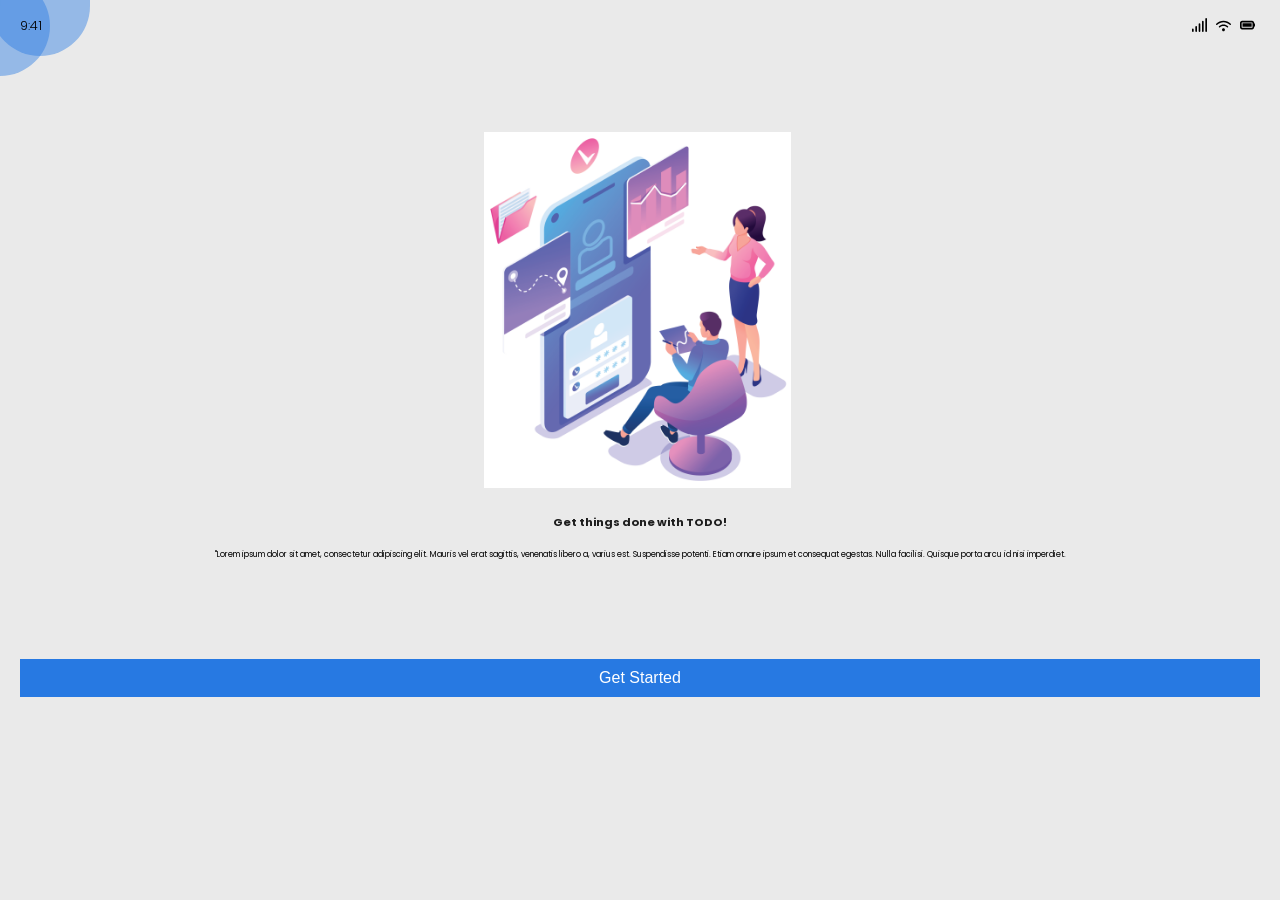
<file: index.html>
<!DOCTYPE html>
<html lang="en">
<head>
    <meta charset="UTF-8">
    <meta http-equiv="X-UA-Compatible" content="IE=edge">
    <meta name="viewport" content="width=device-width, initial-scale=1.0">
    <link rel="stylesheet" href="css/index.css">
    <link href="https://fonts.googleapis.com/css2?family=Poppins:wght@200;300;400;700&display=swap" rel="stylesheet">
    <title>Todo App</title>
</head>

<body>

    <header>
        <div class="container">
            <button class="first--semi--circle"></button>
            <button class="second--semi--circle"></button>

            <h4>9:41</h4>
            <div class="right--header">
                <img class="header--signal" src="images/signal-solid.svg" alt="">
                <img src="images/wifi-solid.svg" alt="">
                <img src="images/battery-full-solid.svg" alt="">
                
            </div>
        </div>
    </header>

    <section class="hero">
        <div class="container">
            <img src="images/details-1.png" alt="">
            <h5>Get things done with TODO!</h5>

            <p>"Lorem ipsum dolor sit amet, consectetur adipiscing elit. Mauris vel erat sagittis, venenatis libero a, varius est. Suspendisse potenti. Etiam ornare ipsum et consequat egestas. Nulla facilisi. Quisque porta arcu id nisi imperdiet.</p>

        </div>
    </section>

    <section class="form">
        <div class="container">
            <a href="login.html"><button class="register--button">Get Started</button></a>
        </div>
    </section>
</body>
</html>
</file>
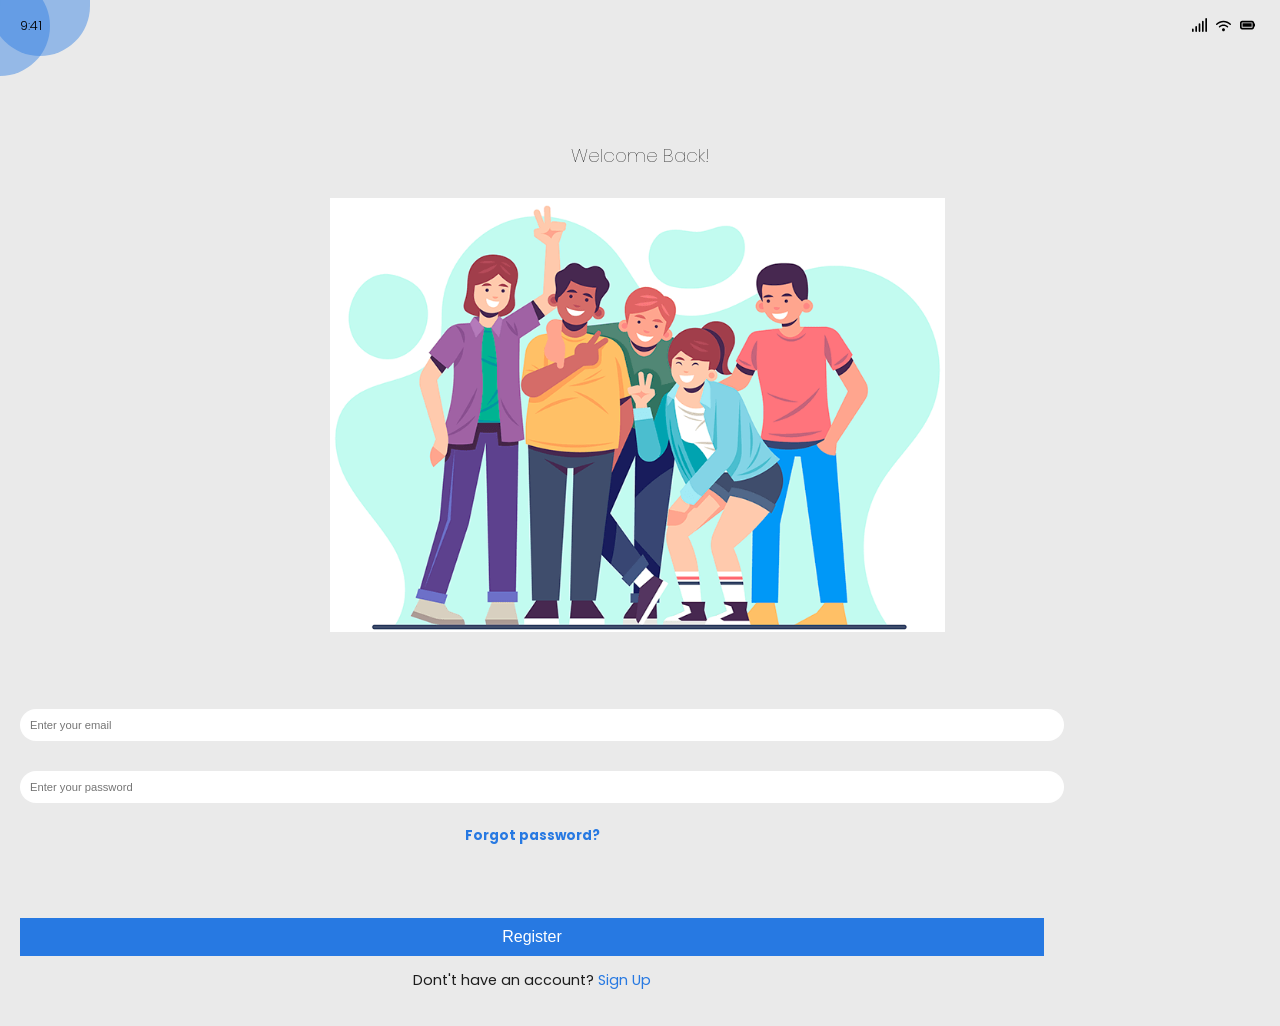
<file: login.html>
<!DOCTYPE html>
<html lang="en">
<head>
    <meta charset="UTF-8">
    <meta http-equiv="X-UA-Compatible" content="IE=edge">
    <meta name="viewport" content="width=device-width, initial-scale=1.0">
    <link rel="stylesheet" href="css/login.css">
    <link href="https://fonts.googleapis.com/css2?family=Poppins:wght@200;300;400;700&display=swap" rel="stylesheet">
    <title>Todo App</title>
</head>
<body>
    <header>
        <div class="container">
            <button class="first--semi--circle"></button>
            <button class="second--semi--circle"></button>

            <h4>9:41</h4>
            <div class="right--header">
                <img class="header--signal" src="images/signal-solid.svg" alt="">
                <img src="images/wifi-solid.svg" alt="">
                <img src="images/battery-full-solid.svg" alt="">
                
            </div>
        </div>
    </header>

    <section class="hero">
        <div class="container">
            <h3>Welcome Back!</h3>
            <img src="images/about.png" alt="">
        </div>
    </section>

    <section class="form">
        <div class="container">
            <form action="profile.html">
                <input type="email" placeholder="Enter your email">
                <input type="password" placeholder="Enter your password">
                <h5>Forgot password?</h5>
                <button class="register--button">Register</button>
            </form>
            <p>Dont't have an account? <a href="signup.html">Sign Up</a></p> 
        </div>
    </section>
</body>
</html>
</file>
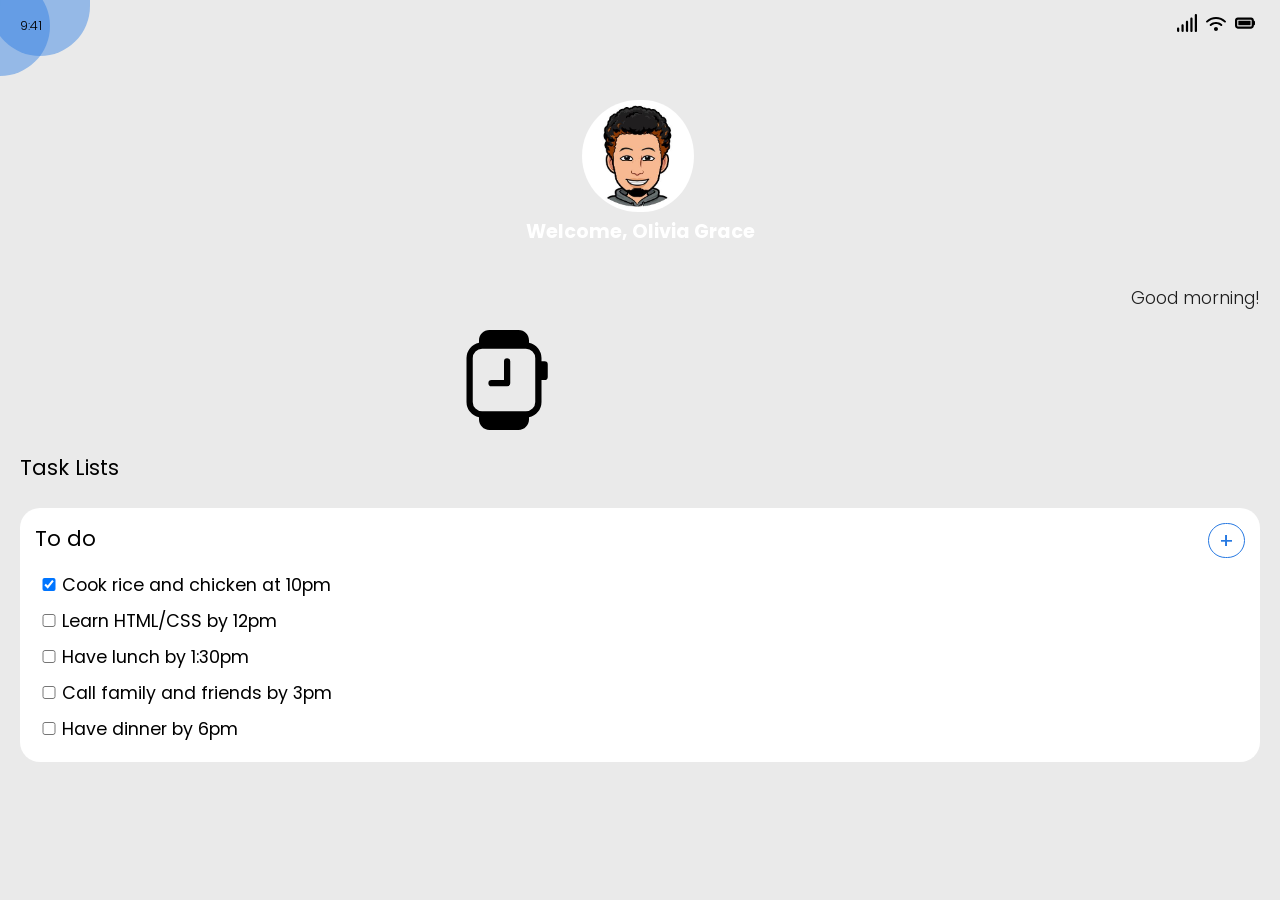
<file: profile.html>
<!DOCTYPE html>
<html lang="en">
<head>
    <meta charset="UTF-8">
    <meta http-equiv="X-UA-Compatible" content="IE=edge">
    <meta name="viewport" content="width=device-width, initial-scale=1.0">
    <link rel="stylesheet" href="css/profile.css">
    <link href="https://fonts.googleapis.com/css2?family=Poppins:wght@200;300;400;700&display=swap" rel="stylesheet">
    <title>Task Page</title>
</head>
<body>
    <header>
        <div class="container">
            <button class="first--semi--circle"></button>
            <button class="second--semi--circle"></button>

            <h4>9:41</h4>
            <div class="right--header">
                <img class="header--img" src="images/signal-solid.svg" alt="">
                <img class="header--img" src="images/wifi-solid.svg" alt="">
                <img class="header--img" src="images/battery-full-solid.svg" alt="">
            </div>
        </div>
        <div class="profile-img-container">
            <img class="profile-img" src="images/my.jpg" alt="">
            <h3>Welcome, Olivia Grace</h3>
        </div>
    </header>

    <section class="hero">
        <div class="container">
            <h5>Good morning!</h5>
            <div class="smart--watch">
                <img src="images/smartwatch.svg" alt="">
            </div>
        </div>
    </section>

    <section class="task">
        <div class="container">
            <h5>Task Lists</h5>
            <div class="task--container">
                <div class="task--header">
                    <h5>To do</h5>
                    <h5 class="task--plus">+</h5>
                </div>

                <div class="task--list">
                    <label class="">
                        <input type="checkbox" checked>Cook rice and chicken at 10pm
                      </label>
                      <label class="">
                        <input type="checkbox" >Learn HTML/CSS by 12pm
                      </label>
                      <label class="">
                        <input type="checkbox">Have lunch by 1:30pm
                      </label>
                      <label class="">
                        <input type="checkbox">Call family and friends by 3pm
                      </label>
                      <label class="">
                        <input type="checkbox">Have dinner by 6pm
                      </label>
                </div>
            </div>
        </div>
    </section> 
</body>
</html>
</file>
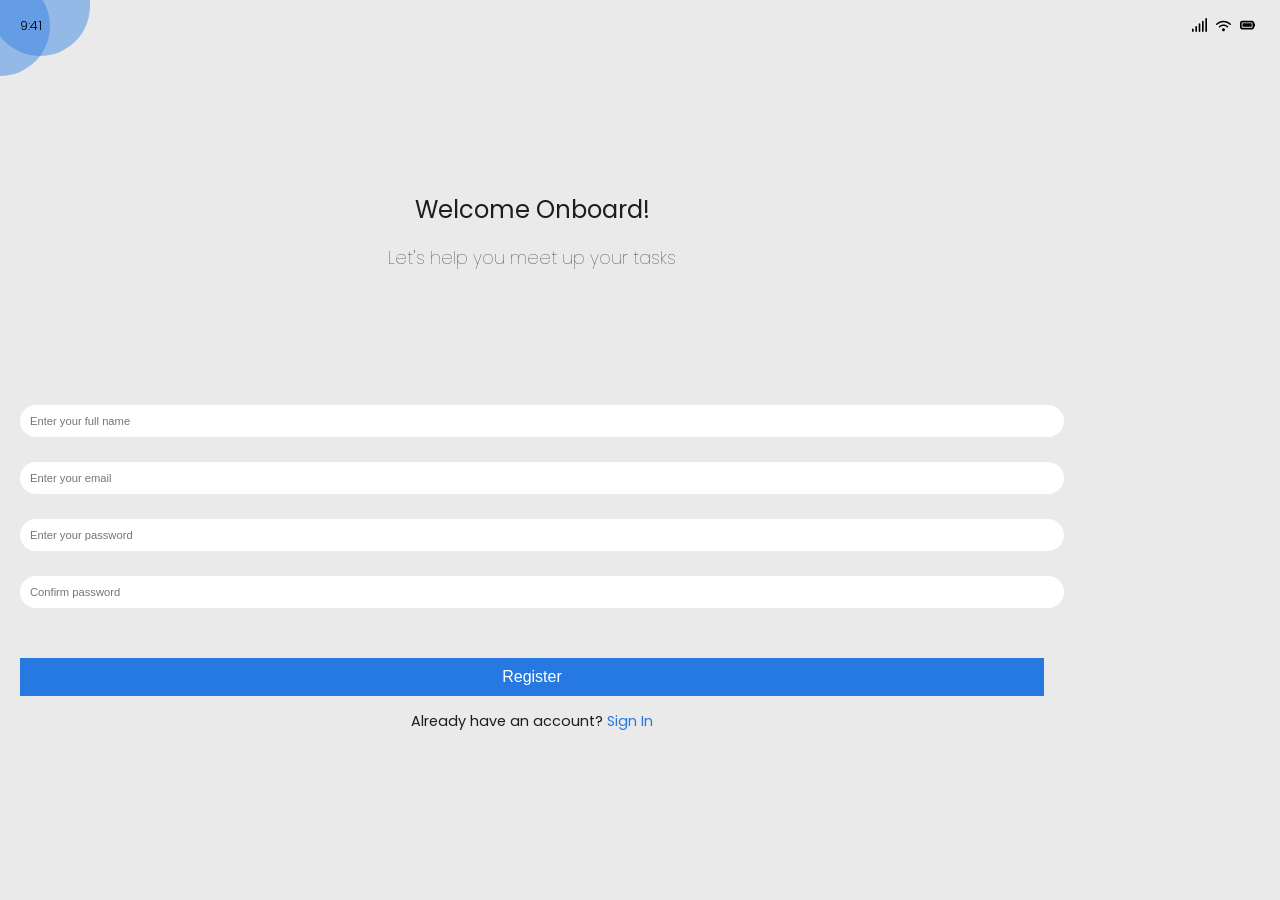
<file: signup.html>
<!DOCTYPE html>
<html lang="en">
<head>
    <meta charset="UTF-8">
    <meta http-equiv="X-UA-Compatible" content="IE=edge">
    <meta name="viewport" content="width=device-width, initial-scale=1.0">
    <link rel="stylesheet" href="css/main.css">
    <link href="https://fonts.googleapis.com/css2?family=Poppins:wght@200;300;400;700&display=swap" rel="stylesheet">
    <title>Todo App</title>
</head>

<body>

    <header>
        <div class="container">
            <button class="first--semi--circle"></button>
            <button class="second--semi--circle"></button>

            <h4>9:41</h4>
            <div class="right--header">
                <img class="header--signal" src="images/signal-solid.svg" alt="">
                <img src="images/wifi-solid.svg" alt="">
                <img src="images/battery-full-solid.svg" alt="">
                
            </div>
        </div>
    </header>

    <section class="hero">
        <div class="container">
            <h1>Welcome Onboard!</h1>
            <h5>Let's help you meet up your tasks</h5>
        </div>
    </section>

    <section class="form">
        <div class="container">
            <div class="form--input">
                <form action="profile.html">
                    <input type="text" placeholder="Enter your full name">
                    <input type="email" placeholder="Enter your email">
                    <input type="password" placeholder="Enter your password">
                    <input type="password" placeholder="Confirm password">

                    <button class="register--button">Register</button>
                </form>
                <p>Already have an account? <a href="login.html">Sign In</a></p> 
            </div>
        </div>
    </section>
</body>
</html>
</file>
<file: css/index.css>
body {
  margin: 0;
  padding: 0;
  background-color: #EAEAEA;
  font-family: 'Poppins';
}

.container {
  padding: 20px;
}

img {
  width: 15px;
  -ms-flex-item-align: right;
      -ms-grid-row-align: right;
      align-self: right;
  padding-right: 5px;
}

.first--semi--circle {
  position: absolute;
  padding: 50px 50px;
  background-color: rgba(39, 121, 226, 0.44);
  border: none;
  margin-left: -70px;
  margin-top: 0px;
  border-top-right-radius: 120px;
  border-end-end-radius: 120px;
}

.second--semi--circle {
  position: absolute;
  padding: 50px 50px;
  background-color: rgba(39, 121, 226, 0.44);
  border: none;
  margin-left: -30px;
  margin-top: -40px;
  border-bottom-left-radius: 120px;
  border-bottom-right-radius: 120px;
}

header .container {
  padding: 0 20px;
  display: -webkit-box;
  display: -ms-flexbox;
  display: flex;
  -webkit-box-pack: justify;
      -ms-flex-pack: justify;
          justify-content: space-between;
  -webkit-box-align: center;
      -ms-flex-align: center;
          align-items: center;
  text-align: center;
}

header .container h4 {
  font-size: .8em;
  font-weight: 300;
  position: relative;
}

.hero .container {
  width: 80%;
  text-align: center;
  margin-top: 60px;
  -webkit-box-align: center;
      -ms-flex-align: center;
          align-items: center;
  margin-right: auto;
  margin-left: auto;
}

.hero .container h5 {
  color: #1D1D1D;
  font-size: .7em;
}

.hero .container p {
  font-size: .5em;
}

.hero .container img {
  width: 30%;
}

.register--button {
  margin-top: 50px;
  width: 100%;
  padding: 10px;
  background-color: #2779e2;
  border: none;
  font-size: 1em;
  color: white;
  font-weight: 400;
}
/*# sourceMappingURL=index.css.map */
</file>
<file: css/login.css>
body {
  margin: 0;
  padding: 0;
  background-color: #EAEAEA;
  font-family: 'Poppins';
}

.container {
  padding: 20px;
}

img {
  width: 15px;
  -ms-flex-item-align: right;
      -ms-grid-row-align: right;
      align-self: right;
  padding-right: 5px;
}

.first--semi--circle {
  position: absolute;
  padding: 50px 50px;
  background-color: rgba(39, 121, 226, 0.44);
  border: none;
  margin-left: -70px;
  margin-top: 0px;
  border-top-right-radius: 120px;
  border-end-end-radius: 120px;
}

.second--semi--circle {
  position: absolute;
  padding: 50px 50px;
  background-color: rgba(39, 121, 226, 0.44);
  border: none;
  margin-left: -30px;
  margin-top: -40px;
  border-bottom-left-radius: 120px;
  border-bottom-right-radius: 120px;
}

header .container {
  padding: 0 20px;
  display: -webkit-box;
  display: -ms-flexbox;
  display: flex;
  -webkit-box-pack: justify;
      -ms-flex-pack: justify;
          justify-content: space-between;
  -webkit-box-align: center;
      -ms-flex-align: center;
          align-items: center;
  text-align: center;
}

header .container h4 {
  font-size: .8em;
  font-weight: 300;
  position: relative;
}

.hero .container {
  width: 80%;
  text-align: center;
  margin-top: 50px;
  -webkit-box-align: center;
      -ms-flex-align: center;
          align-items: center;
  margin-right: auto;
  margin-left: auto;
}

.hero .container h3 {
  font-weight: 100;
}

.hero .container img {
  width: 60%;
  margin-top: 10px;
}

.form .container {
  width: 80%;
  -ms-flex-line-pack: center;
      align-content: center;
  text-align: center;
  color: #2779e2;
}

.form .container input {
  margin-top: 30px;
  padding: 10px;
  width: 100%;
  border-radius: 30px;
  border: none;
  color: #1D1D1D;
  font-size: .7em;
  font-weight: 200;
}

.form .container .register--button {
  margin-top: 50px;
  width: 100%;
  padding: 10px;
  background-color: #2779e2;
  border: none;
  font-size: 1em;
  color: white;
  font-weight: 400;
}

.form .container p {
  text-align: center;
  font-size: .9em;
  color: #1D1D1D;
}

.form .container p a {
  color: #2779e2;
  text-decoration: none;
}
/*# sourceMappingURL=login.css.map */
</file>
<file: css/profile.css>
body {
  margin: 0;
  padding: 0;
  background-color: #EAEAEA;
  font-family: 'Poppins';
}

.container {
  padding: 20px;
}

img {
  width: 15px;
  -ms-flex-item-align: right;
      -ms-grid-row-align: right;
      align-self: right;
  padding-right: 5px;
}

.first--semi--circle {
  position: absolute;
  padding: 50px 50px;
  background-color: rgba(39, 121, 226, 0.44);
  border: none;
  margin-left: -70px;
  margin-top: 0px;
  border-top-right-radius: 120px;
  border-end-end-radius: 120px;
}

.second--semi--circle {
  position: absolute;
  padding: 50px 50px;
  background-color: rgba(39, 121, 226, 0.44);
  border: none;
  margin-left: -30px;
  margin-top: -40px;
  border-bottom-left-radius: 120px;
  border-bottom-right-radius: 120px;
}

header .container {
  padding: 0 20px;
  display: -webkit-box;
  display: -ms-flexbox;
  display: flex;
  -webkit-box-pack: justify;
      -ms-flex-pack: justify;
          justify-content: space-between;
  -webkit-box-align: center;
      -ms-flex-align: center;
          align-items: center;
  text-align: center;
}

header .container h4 {
  font-size: .8em;
  font-weight: 300;
  position: relative;
}

img {
  width: 20px;
  -ms-flex-item-align: right;
      -ms-grid-row-align: right;
      align-self: right;
  padding-right: 5px;
  -ms-flex-item-align: center;
      -ms-grid-row-align: center;
      align-self: center;
}

.profile-img-container {
  width: 100%;
  display: block;
  margin-right: auto;
  text-align: center;
  color: white;
}

.profile-img {
  width: 7em;
  border-radius: 5em;
  margin-top: 3em;
}

h3 {
  margin-top: -2px;
  font-size: 1.2em;
}

.hero {
  margin-top: -30px;
}

.hero h5 {
  text-align: right;
  color: #1D1D1D;
  font-size: 1.1em;
  font-weight: 300;
}

.hero .smart--watch {
  width: 30%;
  display: block;
  margin-left: auto;
  margin-right: auto;
  -webkit-box-align: center;
      -ms-flex-align: center;
          align-items: center;
}

.hero .smart--watch img {
  margin-top: -10px;
  -ms-flex-item-align: center;
      -ms-grid-row-align: center;
      align-self: center;
  width: 100px;
}

.task {
  margin-top: -60px;
  margin-bottom: 30px;
}

.task .container h5 {
  font-size: 1.3em;
  font-weight: 400;
}

.task .container .task--container {
  background-color: white;
  padding: 10px 15px;
  border-radius: 20px;
  margin-top: -10px;
  display: block;
}

.task .container .task--container .task--header {
  display: -webkit-box;
  display: -ms-flexbox;
  display: flex;
  -webkit-box-pack: justify;
      -ms-flex-pack: justify;
          justify-content: space-between;
  -ms-flex-line-pack: center;
      align-content: center;
  margin-top: -30px;
}

.task .container .task--container .task--header .task--plus {
  border: 1px solid #2779e2;
  padding: 1px 10px;
  border-radius: 2em;
  color: #2779e2;
}

.task .container .task--container .task--list {
  display: -webkit-box;
  display: -ms-flexbox;
  display: flex;
  -webkit-box-orient: vertical;
  -webkit-box-direction: normal;
      -ms-flex-direction: column;
          flex-direction: column;
  margin-top: -20px;
}

.task .container .task--container .task--list label {
  margin-bottom: 10px;
  font-size: 1.1em;
}

.task .container .task--container .task--list input {
  width: 20px;
  border: solid white;
  border-width: 0 3px 3px 0;
  padding: 1px 10px;
}
/*# sourceMappingURL=profile.css.map */
</file>
<file: css/main.css>
body {
  margin: 0;
  padding: 0;
  background-color: #EAEAEA;
  font-family: 'Poppins';
}

.container {
  padding: 20px;
}

img {
  width: 15px;
  -ms-flex-item-align: right;
      -ms-grid-row-align: right;
      align-self: right;
  padding-right: 5px;
}

.first--semi--circle {
  position: absolute;
  padding: 50px 50px;
  background-color: rgba(39, 121, 226, 0.44);
  border: none;
  margin-left: -70px;
  margin-top: 0px;
  border-top-right-radius: 120px;
  border-end-end-radius: 120px;
}

.second--semi--circle {
  position: absolute;
  padding: 50px 50px;
  background-color: rgba(39, 121, 226, 0.44);
  border: none;
  margin-left: -30px;
  margin-top: -40px;
  border-bottom-left-radius: 120px;
  border-bottom-right-radius: 120px;
}

header .container {
  padding: 0 20px;
  display: -webkit-box;
  display: -ms-flexbox;
  display: flex;
  -webkit-box-pack: justify;
      -ms-flex-pack: justify;
          justify-content: space-between;
  -webkit-box-align: center;
      -ms-flex-align: center;
          align-items: center;
  text-align: center;
}

header .container h4 {
  font-size: .8em;
  font-weight: 300;
  position: relative;
}

.hero {
  margin-top: 100px;
}

.hero .container {
  width: 80%;
  text-align: center;
  margin-top: 60px;
}

.hero .container h1 {
  font-weight: 400;
  color: #1D1D1D;
}

.hero .container h5 {
  font-size: 1.1em;
  margin-top: -2px;
  font-weight: 100;
  color: #1D1D1D;
}

.form {
  margin-top: 40px;
}

.form .container {
  width: 80%;
  -ms-flex-line-pack: center;
      align-content: center;
  margin-right: auto;
}

.form .container input {
  margin-top: 25px;
  padding: 10px;
  width: 100%;
  border-radius: 30px;
  border: none;
  color: #1D1D1D;
  font-size: .7em;
  font-weight: 200;
}

.form .container .register--button {
  margin-top: 50px;
  width: 100%;
  padding: 10px;
  background-color: #2779e2;
  border: none;
  font-size: 1em;
  color: white;
  font-weight: 400;
}

.form .container p {
  text-align: center;
  font-size: .9em;
  color: #1D1D1D;
}

.form .container p a {
  color: #2779e2;
  text-decoration: none;
}
/*# sourceMappingURL=main.css.map */
</file>
